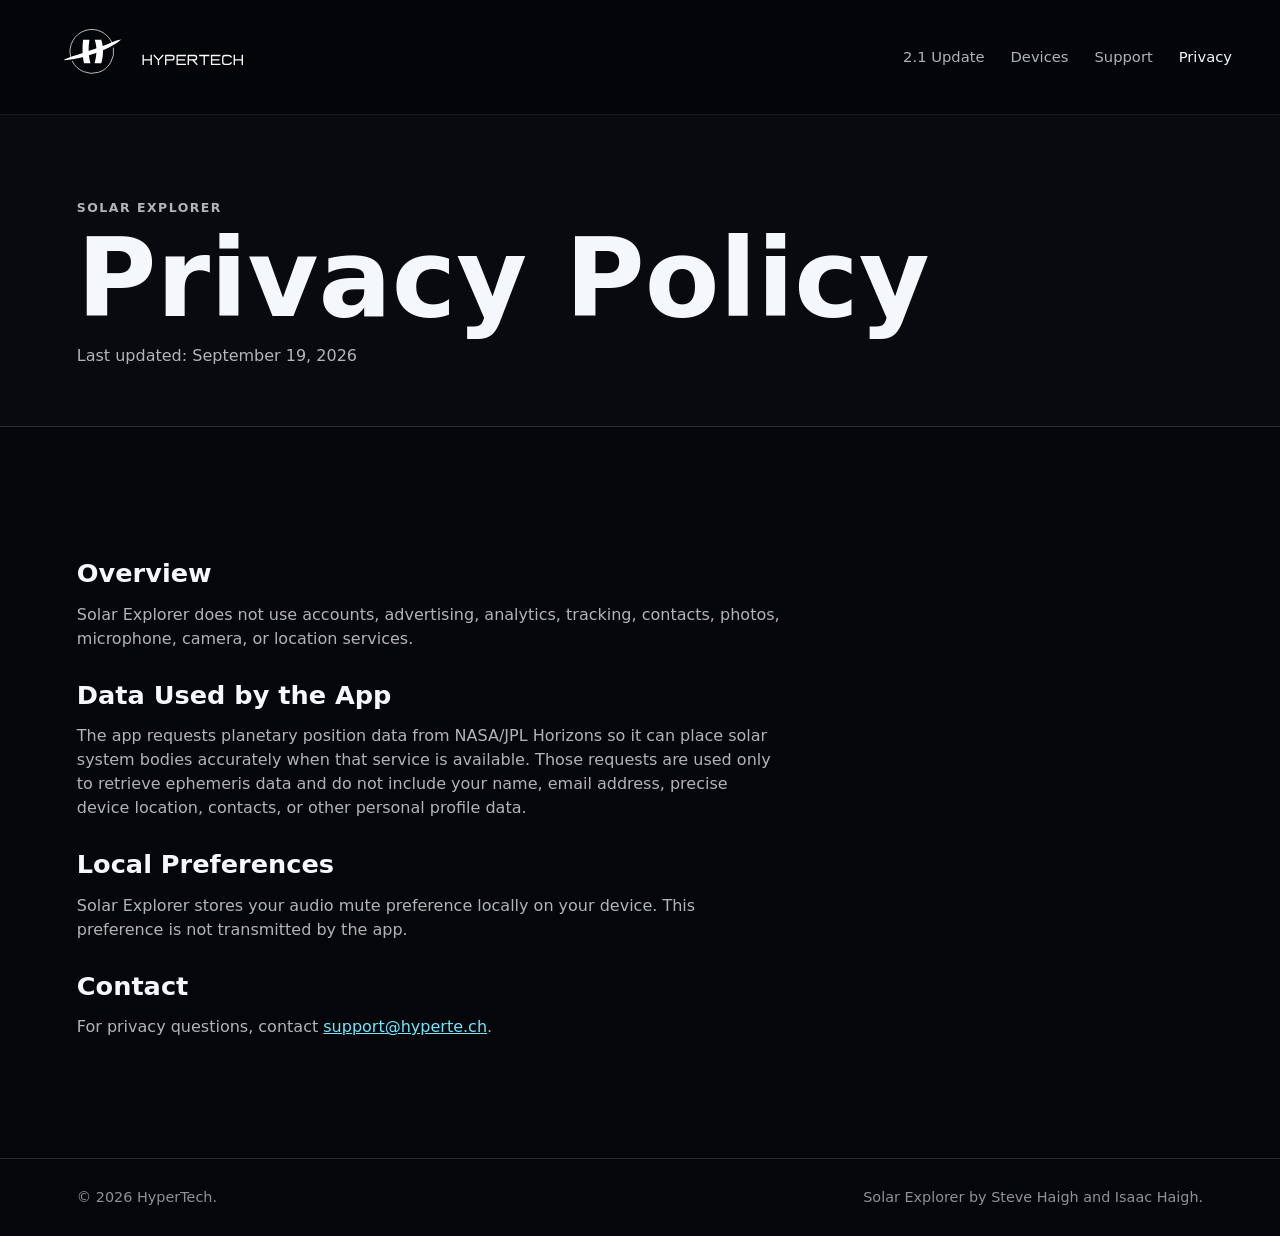
<file: privacy.html>
<!doctype html>
<html lang="en">
<head>
    <meta charset="utf-8">
    <meta name="viewport" content="width=device-width, initial-scale=1">
    <meta name="description" content="Read the Solar Explorer privacy policy, including how the app handles local preferences and NASA/JPL Horizons ephemeris requests.">
    <meta name="robots" content="index, follow">
    <meta name="theme-color" content="#050609">
    <title>Solar Explorer Privacy | HyperTech</title>
    <link rel="canonical" href="https://hyperte.ch/privacy.html">
    <link rel="icon" href="assets/favicon.svg" type="image/svg+xml">
    <meta property="og:type" content="website">
    <meta property="og:site_name" content="HyperTech">
    <meta property="og:title" content="Solar Explorer Privacy | HyperTech">
    <meta property="og:description" content="How Solar Explorer handles app data, local preferences, and ephemeris requests.">
    <meta property="og:url" content="https://hyperte.ch/privacy.html">
    <meta property="og:image" content="https://hyperte.ch/assets/v21-iphone-earth-cockpit.jpg">
    <meta property="og:image:alt" content="Solar Explorer cockpit approaching Earth">
    <meta name="twitter:card" content="summary_large_image">
    <script type="application/ld+json">
    {
        "@context": "https://schema.org",
        "@type": "WebPage",
        "name": "Solar Explorer Privacy Policy",
        "url": "https://hyperte.ch/privacy.html",
        "description": "Privacy policy for Solar Explorer by HyperTech.",
        "dateModified": "2026-09-19",
        "isPartOf": { "@id": "https://hyperte.ch/#solar-explorer" },
        "about": { "@id": "https://hyperte.ch/#solar-explorer" }
    }
    </script>
    <!-- Google tag (gtag.js) -->
    <script async src="https://www.googletagmanager.com/gtag/js?id=G-M51QYJ959E"></script>
    <script>
        window.dataLayer = window.dataLayer || [];
        function gtag(){dataLayer.push(arguments);}
        gtag('js', new Date());

        gtag('config', 'G-M51QYJ959E');
    </script>
    <link rel="stylesheet" href="styles.css">
</head>
<body>
    <header class="site-header solid">
        <a class="brand" href="index.html" aria-label="HyperTech home">
            <img src="assets/hypertech-logo-white.svg" alt="HyperTech" width="200" height="78">
        </a>
        <nav aria-label="Primary">
            <a href="index.html#solar-explorer">2.1 Update</a>
            <a href="index.html#devices">Devices</a>
            <a href="support.html">Support</a>
            <a href="privacy.html" aria-current="page">Privacy</a>
        </nav>
    </header>

    <main class="page-main">
        <section class="page-hero">
            <p class="eyebrow">Solar Explorer</p>
            <h1>Privacy Policy</h1>
            <p>Last updated: September 19, 2026</p>
        </section>

        <section class="section legal-copy">
            <h2>Overview</h2>
            <p>Solar Explorer does not use accounts, advertising, analytics, tracking, contacts, photos, microphone, camera, or location services.</p>

            <h2>Data Used by the App</h2>
            <p>The app requests planetary position data from NASA/JPL Horizons so it can place solar system bodies accurately when that service is available. Those requests are used only to retrieve ephemeris data and do not include your name, email address, precise device location, contacts, or other personal profile data.</p>

            <h2>Local Preferences</h2>
            <p>Solar Explorer stores your audio mute preference locally on your device. This preference is not transmitted by the app.</p>

            <h2>Contact</h2>
            <p>For privacy questions, contact <a href="mailto:support@hyperte.ch">support@hyperte.ch</a>.</p>
        </section>
    </main>

    <footer class="site-footer">
        <span>&copy; 2026 HyperTech.</span>
        <span>Solar Explorer by Steve Haigh and Isaac Haigh.</span>
    </footer>
</body>
</html>
</file>
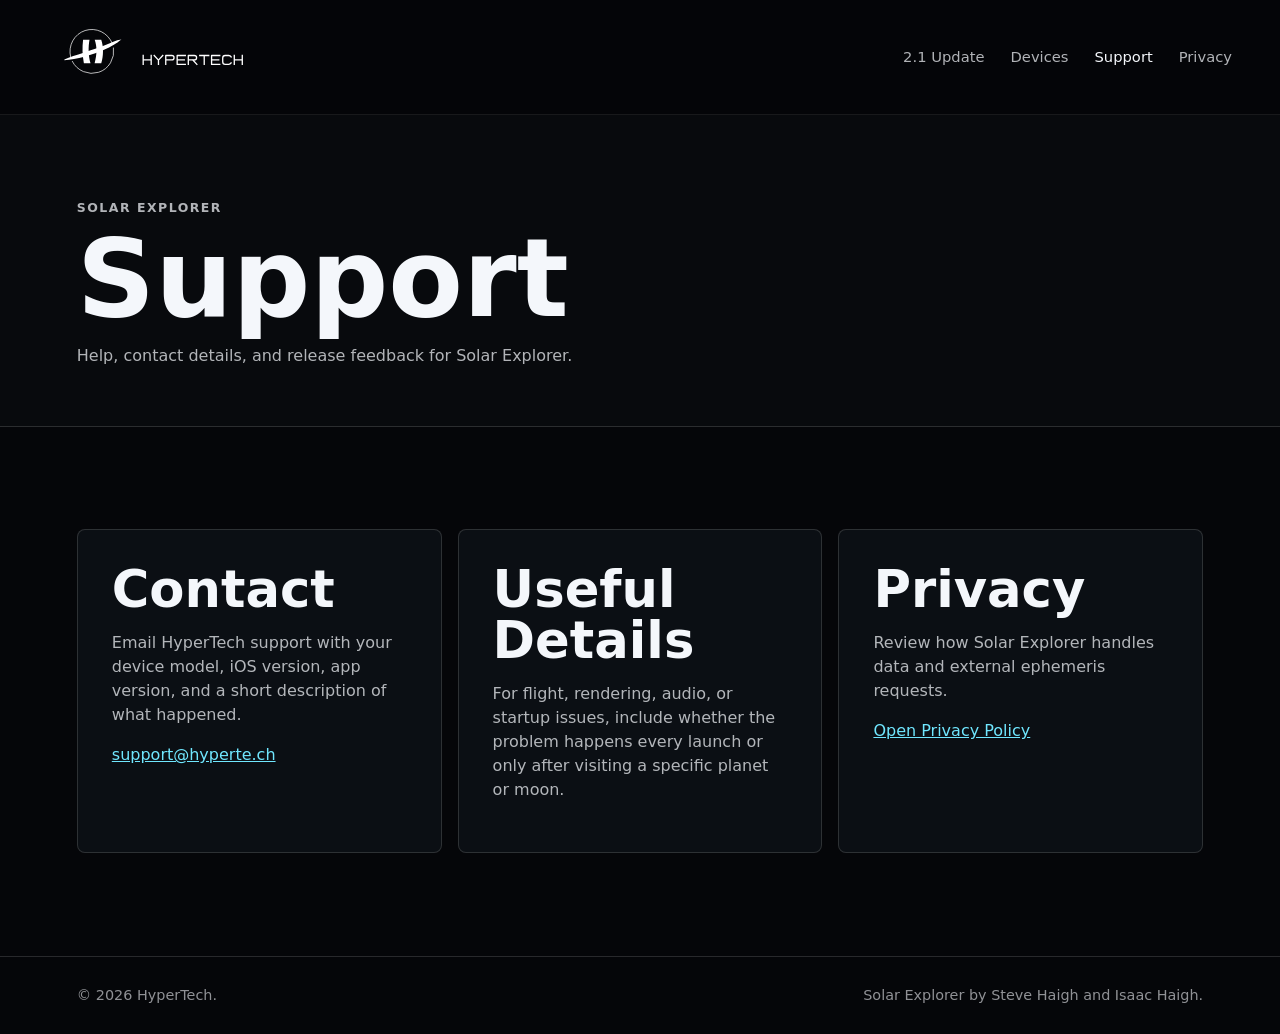
<file: support.html>
<!doctype html>
<html lang="en">
<head>
    <meta charset="utf-8">
    <meta name="viewport" content="width=device-width, initial-scale=1">
    <meta name="description" content="Get Solar Explorer support from HyperTech, including troubleshooting guidance, contact details, bug reports, and release feedback.">
    <meta name="robots" content="index, follow">
    <meta name="theme-color" content="#050609">
    <title>Solar Explorer Support | HyperTech</title>
    <link rel="canonical" href="https://hyperte.ch/support.html">
    <link rel="icon" href="assets/favicon.svg" type="image/svg+xml">
    <meta property="og:type" content="website">
    <meta property="og:site_name" content="HyperTech">
    <meta property="og:title" content="Solar Explorer Support | HyperTech">
    <meta property="og:description" content="Troubleshooting guidance and contact details for Solar Explorer.">
    <meta property="og:url" content="https://hyperte.ch/support.html">
    <meta property="og:image" content="https://hyperte.ch/assets/v21-iphone-earth-cockpit.jpg">
    <meta property="og:image:alt" content="Solar Explorer cockpit approaching Earth">
    <meta name="twitter:card" content="summary_large_image">
    <script type="application/ld+json">
    {
        "@context": "https://schema.org",
        "@type": "ContactPage",
        "name": "Solar Explorer Support",
        "url": "https://hyperte.ch/support.html",
        "description": "Support and troubleshooting guidance for Solar Explorer by HyperTech.",
        "isPartOf": { "@id": "https://hyperte.ch/#solar-explorer" },
        "about": { "@id": "https://hyperte.ch/#solar-explorer" }
    }
    </script>
    <!-- Google tag (gtag.js) -->
    <script async src="https://www.googletagmanager.com/gtag/js?id=G-M51QYJ959E"></script>
    <script>
        window.dataLayer = window.dataLayer || [];
        function gtag(){dataLayer.push(arguments);}
        gtag('js', new Date());

        gtag('config', 'G-M51QYJ959E');
    </script>
    <link rel="stylesheet" href="styles.css">
</head>
<body>
    <header class="site-header solid">
        <a class="brand" href="index.html" aria-label="HyperTech home">
            <img src="assets/hypertech-logo-white.svg" alt="HyperTech" width="200" height="78">
        </a>
        <nav aria-label="Primary">
            <a href="index.html#solar-explorer">2.1 Update</a>
            <a href="index.html#devices">Devices</a>
            <a href="support.html" aria-current="page">Support</a>
            <a href="privacy.html">Privacy</a>
        </nav>
    </header>

    <main class="page-main">
        <section class="page-hero">
            <p class="eyebrow">Solar Explorer</p>
            <h1>Support</h1>
            <p>Help, contact details, and release feedback for Solar Explorer.</p>
        </section>

        <section class="section support-layout" aria-label="Support options">
            <article class="info-panel">
                <h2>Contact</h2>
                <p>Email HyperTech support with your device model, iOS version, app version, and a short description of what happened.</p>
                <p><a href="mailto:support@hyperte.ch">support@hyperte.ch</a></p>
            </article>

            <article class="info-panel">
                <h2>Useful Details</h2>
                <p>For flight, rendering, audio, or startup issues, include whether the problem happens every launch or only after visiting a specific planet or moon.</p>
            </article>

            <article class="info-panel">
                <h2>Privacy</h2>
                <p>Review how Solar Explorer handles data and external ephemeris requests.</p>
                <p><a href="privacy.html">Open Privacy Policy</a></p>
            </article>
        </section>
    </main>

    <footer class="site-footer">
        <span>&copy; 2026 HyperTech.</span>
        <span>Solar Explorer by Steve Haigh and Isaac Haigh.</span>
    </footer>
</body>
</html>
</file>
<file: styles.css>
@font-face {
    font-family: "HyperTech Eurostile Extended";
    src: url("assets/Eurostile%20Extended%20Bold.ttf") format("truetype");
    font-style: normal;
    font-weight: 700;
    font-display: swap;
}

:root {
    color-scheme: dark;
    --bg: #050609;
    --panel: rgba(14, 18, 24, 0.78);
    --panel-strong: rgba(21, 27, 34, 0.92);
    --line: rgba(255, 255, 255, 0.14);
    --text: #f4f7fb;
    --muted: rgba(244, 247, 251, 0.72);
    --cyan: #70e7ff;
    --amber: #ffcf66;
    --green: #88f0b0;
    --red: #ff7d7d;
}

* {
    box-sizing: border-box;
}

html {
    scroll-behavior: smooth;
}

body {
    margin: 0;
    min-width: 320px;
    background: var(--bg);
    color: var(--text);
    font-family: Inter, ui-sans-serif, system-ui, -apple-system, BlinkMacSystemFont, "Segoe UI", sans-serif;
    line-height: 1.5;
}

a {
    color: var(--cyan);
}

.site-header {
    position: fixed;
    z-index: 20;
    top: 0;
    left: 0;
    right: 0;
    display: grid;
    grid-template-columns: auto minmax(0, 1fr);
    align-items: center;
    gap: 24px;
    padding: 18px clamp(18px, 4vw, 48px);
    background: rgba(5, 6, 9, 0.62);
    border-bottom: 1px solid rgba(255, 255, 255, 0.08);
    backdrop-filter: blur(18px);
}

.site-header.solid {
    position: sticky;
    background: rgba(5, 6, 9, 0.92);
}

.brand {
    display: block;
    justify-self: start;
    line-height: 0;
}

.brand img {
    display: block;
    width: clamp(166px, 16vw, 200px);
    height: auto;
}

nav {
    display: flex;
    align-items: center;
    justify-self: end;
    gap: clamp(12px, 2.2vw, 26px);
    font-size: 0.92rem;
}

nav a {
    color: var(--muted);
    text-decoration: none;
}

nav a:hover,
nav a[aria-current="page"] {
    color: var(--text);
}

.hero {
    position: relative;
    min-height: 100svh;
    overflow: hidden;
    padding: 132px clamp(22px, 5vw, 74px) 80px;
    border-bottom: 1px solid var(--line);
    cursor: crosshair;
}

#orbit-canvas,
#craft-canvas {
    position: absolute;
    inset: 0;
    width: 100%;
    height: 100%;
}

#orbit-canvas {
    z-index: 0;
    touch-action: pan-y;
}

#craft-canvas {
    z-index: 3;
    pointer-events: none;
}

.hero a,
.hero button {
    cursor: pointer;
}

.hero::after {
    content: "";
    position: absolute;
    inset: auto 0 0;
    height: 38%;
    background: linear-gradient(to bottom, rgba(5, 6, 9, 0), var(--bg));
    pointer-events: none;
}

.hero-layout {
    position: relative;
    z-index: 2;
    display: flex;
    width: min(1540px, 100%);
    min-height: calc(100svh - 212px);
    margin: 0 auto;
    align-items: center;
    pointer-events: none;
}

.hero-content {
    max-width: 720px;
    pointer-events: auto;
}

.flight-hint {
    display: flex;
    align-items: center;
    gap: 9px;
    margin: 18px 0 0;
    color: rgba(244, 247, 251, 0.58);
    font-size: 0.8rem;
    letter-spacing: 0.025em;
}

.flight-hint span {
    position: relative;
    width: 15px;
    height: 15px;
    border: 1px solid rgba(112, 231, 255, 0.55);
}

.flight-hint span::before,
.flight-hint span::after {
    content: "";
    position: absolute;
    background: var(--cyan);
}

.flight-hint span::before {
    top: 6px;
    left: 3px;
    width: 7px;
    height: 1px;
}

.flight-hint span::after {
    top: 3px;
    left: 6px;
    width: 1px;
    height: 7px;
}

.release-chip {
    display: inline-flex;
    gap: 10px;
    margin: 0 0 22px;
    padding: 8px 12px;
    border: 1px solid rgba(112, 231, 255, 0.32);
    border-radius: 3px;
    background: rgba(4, 13, 20, 0.72);
    color: var(--muted);
    font-size: 0.84rem;
    letter-spacing: 0.04em;
    backdrop-filter: blur(12px);
}

.release-chip strong {
    color: var(--cyan);
}

.eyebrow {
    margin: 0 0 12px;
    color: var(--amber);
    font-size: 0.78rem;
    font-weight: 700;
    letter-spacing: 0.12em;
    text-transform: uppercase;
}

h1,
h2,
h3,
p {
    margin-top: 0;
}

h1 {
    max-width: 10ch;
    margin-bottom: 16px;
    font-size: clamp(3.7rem, 6.5vw, 6.7rem);
    line-height: 0.9;
    letter-spacing: 0;
}

#hero-title {
    font-family: "HyperTech Eurostile Extended", "Eurostile Extended", "EurostileExt-Bold", "Eurostile", "Arial Black", sans-serif;
    font-weight: 700;
    font-stretch: expanded;
}

h2 {
    margin-bottom: 16px;
    font-size: clamp(2rem, 4vw, 4.2rem);
    line-height: 1;
    letter-spacing: 0;
}

h3 {
    margin-bottom: 10px;
    color: var(--text);
    font-size: 1.05rem;
}

.hero-copy {
    max-width: 590px;
    color: var(--muted);
    font-size: clamp(1.1rem, 2vw, 1.45rem);
}

.hero-actions,
.support-band {
    display: flex;
    flex-wrap: wrap;
    gap: 12px;
    align-items: center;
}

.button {
    display: inline-flex;
    min-height: 44px;
    align-items: center;
    justify-content: center;
    border-radius: 999px;
    padding: 0 18px;
    border: 1px solid var(--line);
    font-weight: 700;
    text-decoration: none;
}

.button.primary {
    background: var(--text);
    color: var(--bg);
}

.button.secondary {
    color: var(--text);
    background: rgba(255, 255, 255, 0.08);
}

.app-store-badge {
    display: inline-flex;
    align-items: center;
    min-height: 44px;
    border-radius: 7px;
    transition: opacity 0.2s ease, transform 0.2s ease;
}

.app-store-badge img {
    display: block;
    width: 148px;
    height: auto;
}

.app-store-badge:hover,
.app-store-badge:focus-visible {
    opacity: 0.82;
    transform: translateY(-1px);
}

.app-store-badge:focus-visible {
    outline: 3px solid rgba(112, 231, 255, 0.82);
    outline-offset: 4px;
}

.section {
    padding: clamp(56px, 8vw, 112px) clamp(22px, 6vw, 86px);
}

#solar-explorer,
#devices {
    scroll-margin-top: 118px;
}

.release-section {
    position: relative;
    border-bottom: 1px solid var(--line);
    background:
        radial-gradient(circle at 12% 0%, rgba(112, 231, 255, 0.09), transparent 34%),
        #07090d;
}

.release-heading {
    display: grid;
    grid-template-columns: minmax(0, 1fr) minmax(280px, 0.72fr);
    gap: clamp(28px, 6vw, 90px);
    max-width: 1420px;
    margin: 0 auto clamp(36px, 5vw, 70px);
    align-items: end;
}

.release-heading > p,
.devices-heading > p,
.device-story-copy > p,
.split-section p,
.support-band p,
.page-hero p,
.legal-copy p,
.info-panel p,
.mission-card p,
.device-shot figcaption span {
    color: var(--muted);
}

.mission-console {
    display: grid;
    grid-template-columns: minmax(360px, 0.88fr) minmax(0, 1.12fr);
    gap: clamp(24px, 4vw, 62px);
    max-width: 1420px;
    margin: 0 auto;
    align-items: start;
}

.mission-display {
    position: sticky;
    top: 132px;
    margin: 0;
    border: 1px solid rgba(255, 255, 255, 0.14);
    border-radius: 8px;
    padding: 8px;
    background: linear-gradient(145deg, rgba(27, 43, 55, 0.98), rgba(5, 8, 13, 0.98) 42%, rgba(12, 24, 34, 0.98));
    box-shadow: 0 30px 90px rgba(0, 0, 0, 0.48), inset 0 0 34px rgba(112, 231, 255, 0.05);
}

.mission-display-viewport {
    position: relative;
    overflow: hidden;
    border: 1px solid rgba(112, 231, 255, 0.22);
    border-radius: 4px;
    background: #020407;
}

.mission-display-viewport::before,
.mission-display-viewport::after {
    content: "";
    position: absolute;
    z-index: 2;
    inset: 0;
    pointer-events: none;
}

.mission-display-viewport::before {
    background: repeating-linear-gradient(to bottom, transparent 0, transparent 5px, rgba(112, 231, 255, 0.035) 6px);
    mix-blend-mode: screen;
}

.mission-display-viewport::after {
    background: linear-gradient(180deg, rgba(6, 13, 20, 0.02), transparent 58%, rgba(3, 8, 13, 0.72));
}

.mission-display img {
    display: block;
    width: 100%;
    aspect-ratio: 4 / 3;
    object-fit: cover;
    transition: opacity 0.18s ease, transform 0.22s ease;
}

.mission-display.is-changing img {
    opacity: 0.38;
    transform: scale(1.015);
}

.mission-display-hud {
    position: absolute;
    z-index: 3;
    top: 14px;
    left: 14px;
    right: 14px;
    display: flex;
    justify-content: space-between;
    gap: 16px;
    color: rgba(220, 241, 251, 0.76);
    font-family: ui-monospace, SFMono-Regular, Menlo, Monaco, Consolas, monospace;
    font-size: 0.76rem;
    letter-spacing: 0.08em;
    text-transform: uppercase;
}

.mission-display-hud span:first-child {
    color: var(--cyan);
}

.mission-display figcaption {
    display: flex;
    justify-content: space-between;
    gap: 18px;
    padding: 14px 8px 6px;
    color: var(--text);
}

.mission-display figcaption span {
    color: var(--muted);
    font-size: 0.86rem;
}

.mission-grid {
    display: grid;
    grid-template-columns: repeat(2, minmax(0, 1fr));
    gap: 14px;
}

.mission-card {
    position: relative;
    overflow: hidden;
    display: block;
    min-width: 0;
    border: 1px solid var(--line);
    border-radius: 8px;
    padding: 8px;
    background: rgba(10, 16, 23, 0.86);
    color: var(--text);
    font: inherit;
    text-align: left;
    cursor: pointer;
    transition: border-color 0.2s ease, background 0.2s ease, transform 0.2s ease, box-shadow 0.2s ease;
}

.mission-card::after {
    content: "";
    position: absolute;
    top: 18px;
    right: 0;
    bottom: 18px;
    width: 2px;
    background: transparent;
    transition: background 0.2s ease, box-shadow 0.2s ease;
}

.mission-card:hover,
.mission-card:focus-visible,
.mission-card.is-active {
    border-color: rgba(112, 231, 255, 0.42);
    background: rgba(14, 29, 40, 0.92);
    transform: translateY(-2px);
    box-shadow: 0 18px 42px rgba(0, 0, 0, 0.28);
}

.mission-card:focus-visible {
    outline: 3px solid rgba(112, 231, 255, 0.72);
    outline-offset: 3px;
}

.mission-card.is-active::after {
    background: var(--cyan);
    box-shadow: 0 0 12px rgba(112, 231, 255, 0.72);
}

.mission-card-media {
    position: relative;
    overflow: hidden;
    display: block;
    aspect-ratio: 16 / 8;
    border: 1px solid rgba(112, 231, 255, 0.13);
    border-radius: 4px;
    background: #020407;
}

.mission-card-media::after {
    content: "";
    position: absolute;
    inset: 0;
    background: linear-gradient(to bottom, transparent 48%, rgba(3, 8, 13, 0.76));
    pointer-events: none;
}

.mission-card-media img {
    display: block;
    width: 100%;
    height: 100%;
    object-fit: cover;
    filter: saturate(0.82) brightness(0.78);
    transition: filter 0.2s ease, transform 0.25s ease;
}

.mission-card:hover .mission-card-media img,
.mission-card:focus-visible .mission-card-media img,
.mission-card.is-active .mission-card-media img {
    filter: saturate(1.08) brightness(1);
    transform: scale(1.025);
}

.mission-card-copy {
    display: block;
    padding: 14px 8px 10px;
}

.mission-title,
.mission-description {
    display: block;
}

.mission-title {
    margin-bottom: 8px;
    color: var(--text);
    font-size: 1.05rem;
    font-weight: 700;
}

.mission-description {
    color: var(--muted);
    font-size: 0.9rem;
    line-height: 1.45;
}

.mission-card .mission-kicker {
    margin-bottom: 7px;
    font-size: 0.74rem;
}

.info-panel {
    border: 1px solid var(--line);
    border-radius: 8px;
    padding: clamp(22px, 3vw, 34px);
    background: var(--panel);
}

.faq-section {
    background:
        linear-gradient(rgba(112, 231, 255, 0.035) 1px, transparent 1px),
        linear-gradient(90deg, rgba(112, 231, 255, 0.035) 1px, transparent 1px),
        #070a0d;
    background-size: 42px 42px;
}

.faq-heading {
    display: grid;
    gap: 12px;
    max-width: 760px;
    margin-bottom: clamp(28px, 5vw, 52px);
}

.faq-heading > p:last-child {
    color: var(--muted);
}

.faq-grid {
    display: grid;
    grid-template-columns: repeat(3, minmax(0, 1fr));
    gap: 16px;
}

.faq-grid .info-panel {
    position: relative;
    overflow: hidden;
}

.faq-grid .info-panel::before {
    content: "";
    position: absolute;
    inset: 0 auto 0 0;
    width: 2px;
    background: linear-gradient(transparent, var(--cyan), transparent);
}

.faq-grid h3 {
    margin-bottom: 12px;
    font-size: clamp(1.05rem, 1.8vw, 1.3rem);
}

.mission-kicker,
.device-label {
    margin-bottom: 20px;
    color: var(--cyan) !important;
    font-size: 0.82rem;
    font-weight: 700;
    letter-spacing: 0.12em;
    text-transform: uppercase;
}

.devices-section {
    overflow: hidden;
    background: #050609;
}

.devices-heading {
    max-width: 920px;
    margin: 0 auto clamp(62px, 9vw, 132px);
    text-align: center;
}

.devices-heading > p:last-child {
    max-width: 720px;
    margin-inline: auto;
    font-size: 1.08rem;
}

.device-story {
    display: grid;
    grid-template-columns: minmax(250px, 0.34fr) minmax(0, 0.66fr);
    gap: clamp(34px, 6vw, 96px);
    max-width: 1420px;
    margin: 0 auto;
    padding: clamp(54px, 7vw, 94px) 0;
    border-top: 1px solid var(--line);
    align-items: center;
}

.device-story-reverse {
    grid-template-columns: minmax(0, 0.66fr) minmax(250px, 0.34fr);
}

.device-story-reverse .device-story-copy {
    grid-column: 2;
    grid-row: 1;
}

.device-story-reverse .device-shot-grid {
    grid-column: 1;
    grid-row: 1;
}

.device-story-copy h3 {
    margin-bottom: 18px;
    font-size: clamp(2rem, 4vw, 4rem);
    line-height: 0.98;
}

.device-story-copy > p:last-child {
    font-size: 1.05rem;
}

.device-shot-grid {
    display: grid;
    grid-template-columns: repeat(2, minmax(0, 1fr));
    gap: clamp(14px, 2vw, 24px);
    align-items: start;
}

.device-shot-grid-wide {
    grid-template-columns: 1fr;
}

.device-shot {
    --device-radius: 24px;
    margin: 0;
    overflow: visible;
}

.screenshot-open {
    display: block;
    width: 100%;
    padding: 0;
    border: 0;
    background: transparent;
    color: inherit;
    cursor: zoom-in;
}

.screenshot-open:focus-visible {
    outline: 3px solid rgba(112, 231, 255, 0.82);
    outline-offset: 4px;
}

.device-shot .screenshot-open {
    position: relative;
    isolation: isolate;
    overflow: hidden;
    padding: clamp(8px, 0.9vw, 13px);
    border: 1px solid rgba(255, 255, 255, 0.13);
    border-radius: var(--device-radius);
    background:
        linear-gradient(145deg, rgba(36, 58, 72, 0.98), rgba(5, 8, 13, 0.98) 38%, rgba(14, 26, 36, 0.98));
    box-shadow:
        0 28px 76px rgba(0, 0, 0, 0.48),
        0 0 0 1px rgba(255, 255, 255, 0.05),
        inset 0 0 26px rgba(255, 255, 255, 0.035);
}

.device-shot .screenshot-open::before {
    content: "";
    position: absolute;
    z-index: 3;
    inset: 4px;
    border: 1px solid rgba(191, 236, 255, 0.12);
    border-radius: inherit;
    pointer-events: none;
}

.device-controls {
    position: absolute;
    z-index: 4;
    inset: 0;
    display: block;
    border-radius: inherit;
    pointer-events: none;
}

.device-shot img {
    position: relative;
    z-index: 1;
    display: block;
    width: 100%;
    height: auto;
    border: 1px solid rgba(112, 231, 255, 0.12);
    border-radius: calc(var(--device-radius) - 9px);
    background: #030407;
    transition: transform 0.25s ease, filter 0.25s ease;
}

.device-shot-iphone {
    --device-radius: 34px;
}

.device-shot-iphone .screenshot-open {
    padding: clamp(9px, 1vw, 14px) clamp(12px, 1.4vw, 20px);
}

.device-shot-iphone .screenshot-open::after {
    content: "";
    position: absolute;
    z-index: 4;
    top: 44%;
    right: 3px;
    width: 3px;
    height: 12%;
    border-radius: 999px;
    background: linear-gradient(to bottom, transparent, rgba(85, 111, 126, 0.95), rgba(112, 231, 255, 0.35), rgba(85, 111, 126, 0.95), transparent);
    box-shadow: 0 0 7px rgba(112, 231, 255, 0.14);
    pointer-events: none;
}

.device-shot-iphone .device-controls {
    background:
        linear-gradient(90deg, #344550, #86a7ba 50%, #344550) 22% 2px / 15% 3px no-repeat,
        linear-gradient(90deg, #344550, #86a7ba 50%, #344550) 67% 2px / 13% 3px no-repeat,
        linear-gradient(90deg, #344550, #86a7ba 50%, #344550) 17% calc(100% - 2px) / 8% 3px no-repeat,
        linear-gradient(90deg, #344550, #86a7ba 50%, #344550) 31% calc(100% - 2px) / 11% 3px no-repeat,
        linear-gradient(90deg, #344550, #86a7ba 50%, #344550) 46% calc(100% - 2px) / 11% 3px no-repeat;
}

.device-shot-ipad {
    --device-radius: 22px;
}

.device-shot-ipad .screenshot-open {
    padding: clamp(10px, 1.1vw, 15px);
}

.device-shot-ipad .screenshot-open::after {
    content: "";
    position: absolute;
    z-index: 4;
    top: 5px;
    left: 50%;
    width: 5px;
    height: 5px;
    border: 1px solid rgba(112, 231, 255, 0.55);
    border-radius: 50%;
    background: #02060a;
    box-shadow: 0 0 8px rgba(112, 231, 255, 0.28);
    transform: translateX(-50%);
    pointer-events: none;
}

.device-shot-ipad .device-controls {
    background:
        linear-gradient(90deg, #344550, #86a7ba 50%, #344550) 78% 2px / 12% 3px no-repeat,
        linear-gradient(to bottom, #344550, #86a7ba 50%, #344550) right 2px top 19% / 3px 10% no-repeat,
        linear-gradient(to bottom, #344550, #86a7ba 50%, #344550) right 2px top 33% / 3px 10% no-repeat;
}

.device-shot-duo-inner {
    --device-radius: 26px;
}

.device-shot-duo-inner .screenshot-open::after {
    content: "";
    position: absolute;
    z-index: 4;
    top: 12px;
    bottom: 12px;
    left: 50%;
    width: 2px;
    background: linear-gradient(to bottom, transparent, rgba(112, 231, 255, 0.28) 12%, rgba(0, 0, 0, 0.75) 50%, rgba(112, 231, 255, 0.28) 88%, transparent);
    box-shadow: -2px 0 7px rgba(0, 0, 0, 0.72), 2px 0 7px rgba(112, 231, 255, 0.08);
    transform: translateX(-50%);
    pointer-events: none;
}

.device-shot-duo-inner .device-controls {
    background:
        linear-gradient(90deg, #344550, #86a7ba 50%, #344550) 64% 2px / 9% 3px no-repeat,
        linear-gradient(90deg, #344550, #86a7ba 50%, #344550) 76% 2px / 9% 3px no-repeat,
        linear-gradient(to bottom, #344550, #86a7ba 50%, #344550) right 2px top 22% / 3px 16% no-repeat,
        linear-gradient(to bottom, #344550, #86a7ba 50%, #344550) right 2px top 58% / 3px 13% no-repeat,
        linear-gradient(90deg, #25343e, #6a8798 50%, #25343e) 27% calc(100% - 2px) / 12% 3px no-repeat;
}

.device-shot-duo-outer {
    --device-radius: 28px;
}

.device-shot-duo-outer .screenshot-open::after {
    content: "";
    position: absolute;
    z-index: 4;
    top: 43%;
    left: 3px;
    width: 4px;
    height: 14%;
    border-radius: 999px;
    border: 1px solid rgba(112, 231, 255, 0.18);
    background: #010305;
    box-shadow: 0 0 8px rgba(112, 231, 255, 0.16);
    pointer-events: none;
}

.device-shot-duo-outer .device-controls {
    background:
        linear-gradient(90deg, #344550, #86a7ba 50%, #344550) 24% 2px / 15% 3px no-repeat,
        linear-gradient(90deg, #344550, #86a7ba 50%, #344550) 67% 2px / 13% 3px no-repeat,
        linear-gradient(90deg, #25343e, #6a8798 50%, #25343e) 28% calc(100% - 2px) / 11% 3px no-repeat;
}

.device-shot:hover img,
.screenshot-open:focus-visible img {
    transform: scale(1.012);
    filter: brightness(1.06);
}

.device-shot figcaption {
    display: flex;
    gap: 8px 18px;
    justify-content: space-between;
    padding: 14px 6px 0;
    font-size: 0.88rem;
}

.device-shot figcaption strong {
    color: var(--text);
}

.device-shot figcaption span {
    text-align: right;
}

.lightbox {
    position: fixed;
    z-index: 100;
    inset: 0;
    display: none;
    align-items: center;
    justify-content: center;
    padding: clamp(18px, 4vw, 54px);
}

.lightbox.is-open {
    display: flex;
}

.lightbox-backdrop {
    position: absolute;
    inset: 0;
    border: 0;
    background: rgba(2, 3, 6, 0.82);
    backdrop-filter: blur(18px);
    cursor: zoom-out;
}

.lightbox-content {
    position: relative;
    z-index: 1;
    width: fit-content;
    max-width: calc(100vw - clamp(36px, 8vw, 108px));
    margin: 0;
    overflow: hidden;
    border: 1px solid rgba(255, 255, 255, 0.18);
    border-radius: 8px;
    background: rgba(6, 8, 12, 0.96);
    box-shadow: 0 34px 120px rgba(0, 0, 0, 0.58);
}

.lightbox-content img {
    position: relative;
    z-index: 1;
    display: block;
    width: auto;
    height: auto;
    max-width: 100%;
    max-height: 78vh;
    object-fit: contain;
    background: #030407;
    transition: opacity 0.18s ease, transform 0.18s ease;
}

.lightbox-content.is-changing img {
    opacity: 0.42;
    transform: scale(0.992);
}

.lightbox-content figcaption {
    position: relative;
    z-index: 2;
    display: flex;
    align-items: center;
    justify-content: space-between;
    gap: 18px;
    padding: 13px 16px;
    color: rgba(244, 247, 251, 0.84);
    font-size: 0.95rem;
}

.lightbox-content figcaption span:last-child {
    color: rgba(112, 231, 255, 0.74);
    font-variant-numeric: tabular-nums;
    white-space: nowrap;
}

.lightbox-orbit {
    position: absolute;
    z-index: 0;
    inset: -24%;
    border: 1px solid rgba(112, 231, 255, 0.18);
    border-radius: 50%;
    pointer-events: none;
    animation: orbitDrift 16s linear infinite;
}

.lightbox-orbit::before,
.lightbox-orbit::after {
    content: "";
    position: absolute;
    inset: 13%;
    border: 1px solid rgba(255, 255, 255, 0.08);
    border-radius: 50%;
}

.lightbox-orbit::after {
    inset: 26%;
    border-color: rgba(255, 207, 102, 0.12);
}

.lightbox-orbit span {
    position: absolute;
    top: 50%;
    right: -5px;
    width: 10px;
    height: 10px;
    border-radius: 50%;
    background: var(--cyan);
    box-shadow: 0 0 16px rgba(112, 231, 255, 0.9);
}

@keyframes orbitDrift {
    to {
        transform: rotate(360deg);
    }
}

.lightbox-close,
.lightbox-nav {
    position: absolute;
    z-index: 2;
    border: 1px solid rgba(255, 255, 255, 0.16);
    border-radius: 50%;
    background: rgba(3, 4, 7, 0.72);
    color: var(--text);
    line-height: 1;
    backdrop-filter: blur(14px);
    cursor: pointer;
}

.lightbox-close {
    top: 10px;
    right: 10px;
    width: 38px;
    height: 38px;
    font-size: 1.55rem;
}

.lightbox-nav {
    top: 50%;
    width: 46px;
    height: 46px;
    font-size: 2.2rem;
    transform: translateY(-50%);
}

.lightbox-nav.previous {
    left: 12px;
}

.lightbox-nav.next {
    right: 12px;
}

.lightbox-nav:hover,
.lightbox-close:hover {
    border-color: rgba(112, 231, 255, 0.42);
    background: rgba(10, 18, 24, 0.82);
}

.lightbox-close:focus-visible,
.lightbox-nav:focus-visible {
    outline: 3px solid rgba(112, 231, 255, 0.82);
    outline-offset: 2px;
}

body.lightbox-open {
    overflow: hidden;
}

.split-section {
    display: grid;
    grid-template-columns: minmax(0, 0.65fr) minmax(260px, 0.75fr);
    gap: clamp(24px, 5vw, 72px);
    align-items: center;
    border-top: 1px solid var(--line);
    border-bottom: 1px solid var(--line);
    background: #090d0f;
}

.support-band {
    justify-content: space-between;
    background: #0b0b0d;
}

.support-band h2 {
    max-width: 760px;
}

.page-main {
    min-height: 72vh;
}

.page-hero {
    padding: 84px clamp(22px, 6vw, 86px) 42px;
    border-bottom: 1px solid var(--line);
    background: #080a0d;
}

.page-hero h1 {
    max-width: none;
    font-size: clamp(3rem, 9vw, 6.8rem);
}

.support-layout {
    display: grid;
    grid-template-columns: repeat(3, minmax(0, 1fr));
    gap: 16px;
}

.legal-copy {
    max-width: 860px;
}

.legal-copy h2 {
    margin-top: 32px;
    font-size: clamp(1.3rem, 2vw, 2rem);
}

.site-footer {
    display: flex;
    flex-wrap: wrap;
    justify-content: space-between;
    gap: 12px;
    padding: 28px clamp(22px, 6vw, 86px);
    border-top: 1px solid var(--line);
    color: rgba(244, 247, 251, 0.58);
    font-size: 0.9rem;
}

@media (max-width: 820px) {
    .site-header {
        grid-template-columns: auto 1fr;
        gap: 10px;
    }

    nav {
        grid-column: 1 / -1;
        grid-row: 2;
        width: 100%;
        justify-content: space-between;
    }

    .brand {
        grid-column: 1;
        grid-row: 1;
    }

    .hero {
        padding-top: 142px;
    }

    .release-heading,
    .mission-console,
    .device-story,
    .device-story-reverse,
    .split-section,
    .support-layout,
    .faq-grid {
        grid-template-columns: 1fr;
    }

    .hero-content {
        max-width: 720px;
    }

    .release-heading {
        align-items: start;
    }

    .mission-grid {
        grid-template-columns: repeat(2, minmax(0, 1fr));
    }

    .mission-display {
        position: relative;
        top: auto;
    }

    .device-story-reverse .device-story-copy,
    .device-story-reverse .device-shot-grid {
        grid-column: auto;
        grid-row: auto;
    }

    .device-story-reverse .device-story-copy {
        order: 0;
    }

    .device-story-reverse .device-shot-grid {
        order: 1;
    }
}

@media (max-width: 520px) {
    nav {
        gap: 10px;
        overflow-x: auto;
        padding-bottom: 2px;
        font-size: 0.78rem;
        justify-content: flex-start;
        scrollbar-width: none;
    }

    nav::-webkit-scrollbar {
        display: none;
    }

    h1 {
        font-size: clamp(3.3rem, 18vw, 4.4rem);
    }

    .button {
        width: 100%;
    }

    .hero {
        padding-inline: 18px;
    }

    .mission-grid,
    .device-shot-grid {
        grid-template-columns: 1fr;
    }

    .mission-display figcaption {
        display: block;
    }

    .mission-display figcaption span {
        display: block;
        margin-top: 4px;
    }

    .mission-display-hud {
        font-size: 0.68rem;
    }

    .device-story {
        padding-block: 52px;
    }

    .device-shot figcaption {
        display: block;
    }

    .device-shot figcaption span {
        display: block;
        margin-top: 4px;
        text-align: left;
    }
}
</file>
